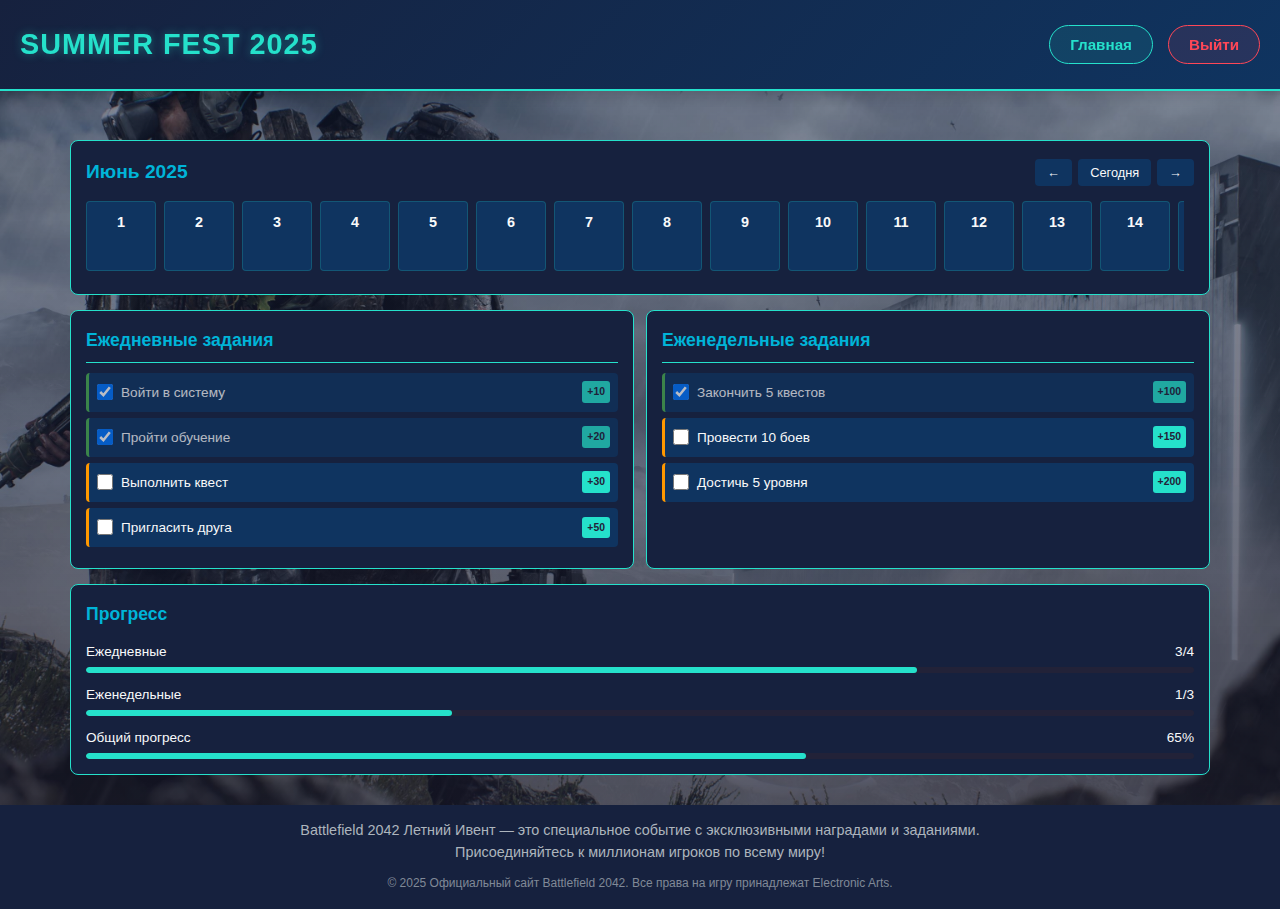
<file: index3.html>
<!DOCTYPE html>
<html lang="ru">
<head>
    <meta charset="UTF-8">
    <meta name="viewport" content="width=device-width, initial-scale=1.0">
                <link rel="stylesheet" href="style3.css">

    <title>Страница 3</title>

</head>

<body>
    <header class="summerfest-header">
        <div class="summerfest-header-container">
            <div class="summerfest-brand">SUMMER FEST 2025</div>
            <nav class="summerfest-nav">
                <ul class="summerfest-nav-list">
                    <li class="summerfest-nav-item">
                        <button class="summerfest-nav-btn summerfest-main-btn" onclick="window.location.href='index.html';">Главная</button>
                    </li>
                    <li class="summerfest-nav-item">
                        <button class="summerfest-nav-btn summerfest-logout-btn" onclick="logout()">Выйти</button>
                    </li>
                </ul>
            </nav>
        </div>
    </header>
    
    <div class="main-content">
        <div class="calendar-container">
            <div class="calendar-header">
                <h2 class="calendar-title">Июнь 2025</h2>
                <div class="calendar-nav">
                    <button class="calendar-nav-btn" id="prev-btn">←</button>
                    <button class="calendar-nav-btn" id="today-btn">Сегодня</button>
                    <button class="calendar-nav-btn" id="next-btn">→</button>
                </div>
            </div>

            <div class="calendar-scroll-container">
                <div class="calendar-grid" id="calendar-days">
                </div>
            </div>
        </div>

        <div class="tasks-container">
            <div class="task-section">
                <h3 class="task-section-title">Ежедневные задания</h3>
                
                <div class="task-item completed">
                    <input type="checkbox" class="task-checkbox" checked>
                    <span class="task-title">Войти в систему</span>
                    <span class="task-reward">+10</span>
                </div>
                
                <div class="task-item completed">
                    <input type="checkbox" class="task-checkbox" checked>
                    <span class="task-title">Пройти обучение</span>
                    <span class="task-reward">+20</span>
                </div>
                
                <div class="task-item">
                    <input type="checkbox" class="task-checkbox">
                    <span class="task-title">Выполнить квест</span>
                    <span class="task-reward">+30</span>
                </div>
                
                <div class="task-item">
                    <input type="checkbox" class="task-checkbox">
                    <span class="task-title">Пригласить друга</span>
                    <span class="task-reward">+50</span>
                </div>
            </div>
            
            <div class="task-section">
                <h3 class="task-section-title">Еженедельные задания</h3>
                
                <div class="task-item completed">
                    <input type="checkbox" class="task-checkbox" checked>
                    <span class="task-title">Закончить 5 квестов</span>
                    <span class="task-reward">+100</span>
                </div>
                
                <div class="task-item">
                    <input type="checkbox" class="task-checkbox">
                    <span class="task-title">Провести 10 боев</span>
                    <span class="task-reward">+150</span>
                </div>
                
                <div class="task-item">
                    <input type="checkbox" class="task-checkbox">
                    <span class="task-title">Достичь 5 уровня</span>
                    <span class="task-reward">+200</span>
                </div>
            </div>
        </div>

        <div class="progress-container">
            <h3 class="progress-title">Прогресс</h3>
            
            <div class="progress-bars">
                <div class="progress-bar">
                    <div class="progress-label">
                        <span>Ежедневные</span>
                        <span>3/4</span>
                    </div>
                    <div class="progress-track">
                        <div class="progress-fill" style="width: 75%"></div>
                    </div>
                </div>
                
                <div class="progress-bar">
                    <div class="progress-label">
                        <span>Еженедельные</span>
                        <span>1/3</span>
                    </div>
                    <div class="progress-track">
                        <div class="progress-fill" style="width: 33%"></div>
                    </div>
                </div>
                
                <div class="progress-bar">
                    <div class="progress-label">
                        <span>Общий прогресс</span>
                        <span>65%</span>
                    </div>
                    <div class="progress-track">
                        <div class="progress-fill" style="width: 65%"></div>
                    </div>
                </div>
            </div>
        </div>
    </div>

    <footer class="site-footer">
        <div class="container">
            <p class="footer-text">
                Battlefield 2042 Летний Ивент — это специальное событие с эксклюзивными наградами и заданиями.
                Присоединяйтесь к миллионам игроков по всему миру!
            </p>
            <p class="footer-copyright">
                © 2025 Официальный сайт Battlefield 2042. Все права на игру принадлежат Electronic Arts.
            </p>
        </div>
    </footer>

    <script src="script3.js"></script>
</body>
</html>
</file>
<file: style3.css>
:root {
            --primary-dark: #222238;
            --primary-light: #16213e;
            --accent-orange: #25e1cb;
            --accent-teal: #00b4d8;
            --text-light: #f8f9fa;
            --text-gray: #adb5bd;
            --card-bg: #0f3460;
            --completed: #4caf50;
            --pending: #ff9800;
            --danger: #ff4757;
        }

        * {
            box-sizing: border-box;
            margin: 0;
            padding: 0;
                        font-family: 'Segoe UI', Tahoma, Geneva, Verdana, sans-serif;

        }

        html, body {
            height: 100%;
            width: 100%;
        }

        body {
            font-family: 'Segoe UI', Tahoma, Geneva, Verdana, sans-serif;
            color: var(--text-light);
            line-height: 1.7;
            background-color: var(--primary-dark);
            min-width: 320px;
            padding-top: 50px;
            overflow-x: hidden;
            display: flex;
            flex-direction: column;
            background: linear-gradient(rgba(22, 33, 62, 0.5), rgba(26, 26, 46, 0.7)), 
                    url('../img/glavna5.jpg') center/cover no-repeat fixed;
        }

        .main-content {
            flex: 1;
            padding: 20px;
            padding-top: 100px;
            display: flex;
            flex-direction: column;
        }

        .summerfest-header {
            background: linear-gradient(135deg, #16213e 0%, #0f3460 100%);
            padding: 12px 0;
            position: fixed;
            width: 100%;
            top: 0;
            z-index: 1000;
            border-bottom: 2px solid var(--accent-orange);
            box-shadow: 0 4px 12px rgba(0, 0, 0, 0.15);
        }

        .summerfest-header-container {
            max-width: 100%;
            margin: 0 auto;
            padding: 0 15px;
            display: flex;
            justify-content: space-between;
            align-items: center;
            flex-wrap: wrap;
        }

        .summerfest-brand {
            font-size: 1.5rem;
            font-weight: 800;
            color: var(--accent-orange);
            text-shadow: 0 0 10px rgba(37, 225, 203, 0.4);
            letter-spacing: 1px;
            margin: 5px 0;
            transition: all 0.3s ease;
        }

        .summerfest-nav-list {
            display: flex;
            gap: 10px;
            list-style: none;
            margin: 5px 0;
            padding: 0;
            flex-wrap: wrap;
            justify-content: flex-end;
        }

        .summerfest-nav-btn {
            padding: 8px 16px;
            border-radius: 20px;
            font-weight: 600;
            font-size: 0.85rem;
            cursor: pointer;
            transition: all 0.3s;
            border: none;
            position: relative;
            overflow: hidden;
        }

        .summerfest-main-btn {
            background-color: rgba(37, 225, 203, 0.1);
            color: var(--accent-orange);
            border: 1px solid var(--accent-orange);
        }

        .summerfest-main-btn:hover {
            background-color: rgba(37, 225, 203, 0.3);
            box-shadow: 0 0 10px rgba(37, 225, 203, 0.3);
        }

        .summerfest-logout-btn {
            background-color: rgba(255, 71, 87, 0.1);
            color: var(--danger);
            border: 1px solid var(--danger);
        }

        .summerfest-logout-btn:hover {
            background-color: rgba(255, 71, 87, 0.3);
            box-shadow: 0 0 10px rgba(255, 71, 87, 0.3);
        }

        .calendar-container {
            background-color: var(--primary-light);
            border-radius: 8px;
            padding: 12px;
            margin-bottom: 15px;
            border: 1px solid var(--accent-orange);
            position: relative;
            width: 100%;
        }

        .calendar-header {
            display: flex;
            justify-content: space-between;
            align-items: center;
            margin-bottom: 12px;
            flex-wrap: wrap;
            gap: 8px;
        }

        .calendar-title {
            color: var(--accent-teal);
            font-size: 1.1rem;
            min-width: 120px;
        }

        .calendar-nav {
            display: flex;
            gap: 6px;
            flex-wrap: wrap;
        }

        .calendar-nav-btn {
            background-color: var(--card-bg);
            color: var(--text-light);
            border: none;
            padding: 5px 10px;
            border-radius: 4px;
            cursor: pointer;
            transition: all 0.3s;
            font-size: 0.75rem;
        }

        .calendar-nav-btn:hover {
            background-color: var(--accent-orange);
        }

        .calendar-scroll-container {
            overflow-x: auto;
            -webkit-overflow-scrolling: touch;
            scrollbar-width: none;
            margin: 0 -10px;
            padding: 0 10px;
            width: 100%;
        }

        .calendar-scroll-container::-webkit-scrollbar {
            display: none;
        }

        .calendar-grid {
            display: flex;
            gap: 6px;
            width: max-content;
            min-width: 100%;
            padding-bottom: 8px;
        }

        .calendar-day {
            background-color: var(--card-bg);
            border-radius: 4px;
            padding: 8px;
            min-height: 60px;
            min-width: 50px;
            border: 1px solid rgba(37, 225, 203, 0.2);
            transition: all 0.3s;
            position: relative;
            font-size: 0.8rem;
            flex-shrink: 0;
            display: flex;
            flex-direction: column;
            align-items: center;
        }

        .calendar-day:hover {
            border-color: var(--accent-orange);
            transform: translateY(-2px);
            box-shadow: 0 3px 10px rgba(0, 0, 0, 0.2);
        }

        .day-number {
            font-weight: bold;
            margin-bottom: 3px;
            color: var(--text-light);
            font-size: 0.9rem;
        }

        .today {
            background-color: rgba(37, 225, 203, 0.1);
            border-color: var(--accent-orange);
        }

        .tasks-container {
            display: grid;
            grid-template-columns: 1fr;
            gap: 12px;
            width: 100%;
        }

        .task-section {
            background-color: var(--primary-light);
            border-radius: 8px;
            padding: 12px;
            border: 1px solid var(--accent-orange);
            width: 100%;
        }

        .task-section-title {
            color: var(--accent-teal);
            font-size: 1rem;
            margin-bottom: 10px;
            padding-bottom: 6px;
            border-bottom: 1px solid var(--accent-orange);
        }

        .task-item {
            background-color: var(--card-bg);
            border-radius: 4px;
            padding: 8px;
            margin-bottom: 6px;
            display: flex;
            align-items: center;
            transition: all 0.3s;
            border-left: 3px solid var(--pending);
            width: 100%;
        }

        .task-item.completed {
            border-left-color: var(--completed);
            opacity: 0.7;
        }

        .task-item:hover {
            transform: translateX(3px);
        }

        .task-checkbox {
            margin-right: 8px;
            min-width: 16px;
            width: 16px;
            height: 16px;
            cursor: pointer;
        }

        .task-title {
            flex: 1;
            color: var(--text-light);
            font-size: 0.85rem;
            word-break: break-word;
        }

        .task-reward {
            background-color: var(--accent-orange);
            color: var(--primary-dark);
            padding: 2px 5px;
            border-radius: 3px;
            font-size: 0.65rem;
            font-weight: bold;
            margin-left: 6px;
            white-space: nowrap;
        }

        .progress-container {
            background-color: var(--primary-light);
            border-radius: 8px;
            padding: 12px;
            margin-top: 15px;
            border: 1px solid var(--accent-orange);
            width: 100%;
        }

        .progress-title {
            color: var(--accent-teal);
            font-size: 1rem;
            margin-bottom: 10px;
        }

        .progress-bars {
            display: flex;
            flex-direction: column;
            gap: 10px;
            width: 100%;
        }

        .progress-bar {
            width: 100%;
        }

        .progress-label {
            display: flex;
            justify-content: space-between;
            margin-bottom: 4px;
            color: var(--text-light);
            font-size: 0.85rem;
        }

        .progress-track {
            height: 6px;
            background-color: var(--primary-dark);
            border-radius: 3px;
            overflow: hidden;
            width: 100%;
        }

        .progress-fill {
            height: 100%;
            background-color: var(--accent-orange);
            border-radius: 3px;
            transition: width 0.5s ease;
        }

        .site-footer {
            text-align: center;
            padding: 15px 0;
            background-color: var(--primary-light);
            width: 100%;
        }

        .footer-text {
            color: var(--text-gray);
            font-size: 0.8rem;
            line-height: 1.5;
            max-width: 800px;
            margin: 0 auto 10px;
            padding: 0 10px;
        }

        .footer-copyright {
            color: var(--text-gray);
            font-size: 0.75rem;
            opacity: 0.7;
        }

        /* Медиа-запросы для адаптации */
        @media (min-width: 576px) {
            .summerfest-brand {
                font-size: 1.6rem;
            }
            
            .summerfest-nav-btn {
                padding: 8px 18px;
                font-size: 0.9rem;
            }
            
            .calendar-day {
                min-width: 60px;
            }
            
            .tasks-container {
                grid-template-columns: repeat(2, 1fr);
            }
        }

        @media (min-width: 768px) {
            .main-content {
                padding-top: 80px;
            }
            
            .summerfest-header {
                padding: 15px 0;
            }
            
            .summerfest-brand {
                font-size: 1.8rem;
            }
            
            .summerfest-nav-list {
                gap: 15px;
            }
            
            .summerfest-nav-btn {
                padding: 10px 20px;
                font-size: 0.95rem;
            }
            
            .calendar-container {
                padding: 15px;
            }
            
            .calendar-title {
                font-size: 1.2rem;
            }
            
            .calendar-nav-btn {
                padding: 6px 12px;
                font-size: 0.8rem;
            }
            
            .calendar-day {
                min-width: 70px;
                min-height: 70px;
                font-size: 0.9rem;
            }
            
            .task-section {
                padding: 15px;
            }
            
            .task-section-title {
                font-size: 1.1rem;
            }
            
            .progress-container {
                padding: 15px;
            }
            
            .progress-title {
                font-size: 1.1rem;
            }
            
            .footer-text {
                font-size: 0.9rem;
            }
        }

        @media (min-width: 992px) {
            .summerfest-header-container {
                padding: 0 20px;
            }
            
            .calendar-grid {
                gap: 8px;
            }
            
            .main-content {
                padding: 30px;
                padding-top: 90px;
            }
        }

        @media (min-width: 1200px) {
            .main-content {
                max-width: 1200px;
                margin: 0 auto;
            }
        }
</file>
